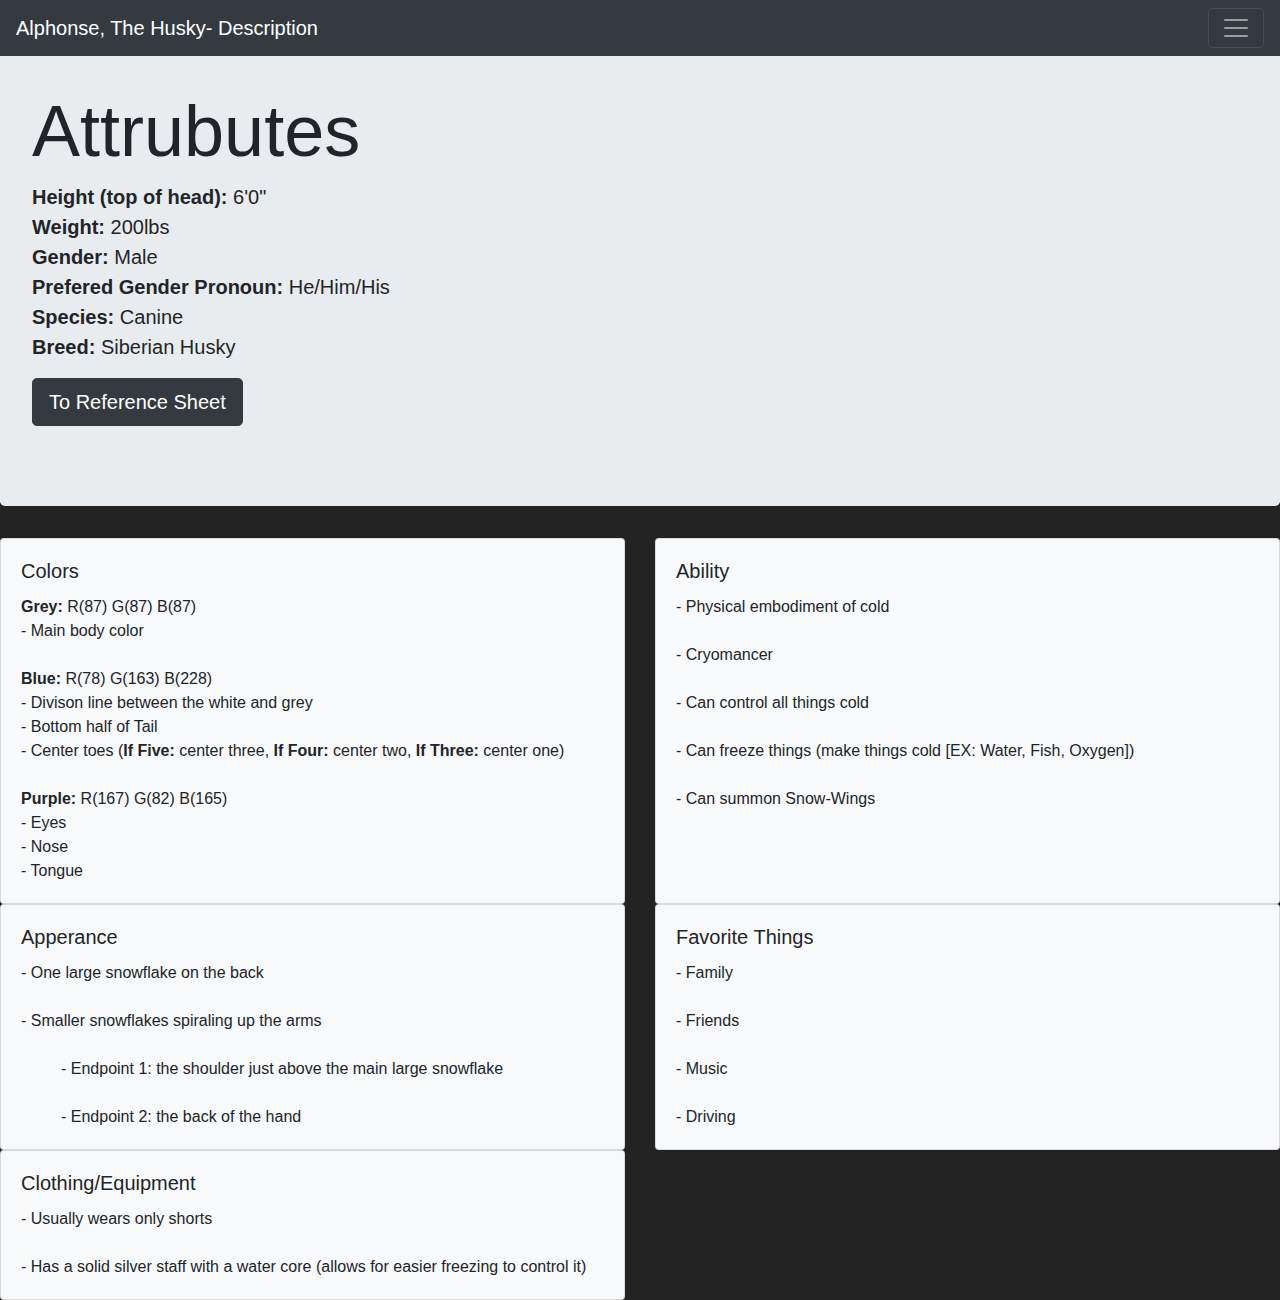
<file: description.html>
<<!doctype html>
<html lang="en">
  <head>
    <title>Description</title>
    <!-- Required meta tags -->
    <meta charset="utf-8">
    <meta name="viewport" content="width=device-width, initial-scale=1, shrink-to-fit=no">
    <link rel='icon' href='./Images/pogAlphonse.png' type='image/x-icon'/ >

    <link rel="stylesheet" type="text/css" href="style.css">

    <!-- Bootstrap CSS -->
    <link rel="stylesheet" href="https://stackpath.bootstrapcdn.com/bootstrap/4.3.1/css/bootstrap.min.css" integrity="sha384-ggOyR0iXCbMQv3Xipma34MD+dH/1fQ784/j6cY/iJTQUOhcWr7x9JvoRxT2MZw1T" crossorigin="anonymous">
  </head>
  <body class="Blackground">

    <nav class="navbar fixed-top navbar-dark bg-dark">
        <a class="navbar-brand" href="description.html">Alphonse, The Husky- Description</a>
        <button class="navbar-toggler" type="button" data-toggle="collapse" data-target="#navbarNav" aria-controls="navbarNav" aria-expanded="false" aria-label="Toggle navigation">
          <span class="navbar-toggler-icon"></span>
        </button>
        <div class="collapse navbar-collapse" id="navbarNav">
          <ul class="navbar-nav">
            <li class="nav-item active">
              <a class="nav-link" href="index.html">Photo Gallery</a>
            </li>
            <li class="nav-item">
              <a class="nav-link" href="description.html">Character Description<span class="sr-only">(current)</span></a>
            </li>
            <li class="nav-item">
              <a class="nav-link" href="biography.html">Character Biography</a>
            </li>
          </ul>
        </div>
      </nav>  

      <div class="jumbotron">
          <h1 class="display-3">Attrubutes</h1>
            <p class="lead">
                <a class="bold">Height (top of head):</a> 6'0"  <br>
                <a class="bold">Weight:</a> 200lbs  <br>
                <a class="bold">Gender:</a> Male  <br>
                <a class="bold">Prefered Gender Pronoun:</a> He/Him/His  <br>
                <a class="bold">Species:</a> Canine  <br>
                <a class="bold">Breed:</a> Siberian Husky  <br>
            </p>
          <p class="lead">
              <a class="btn btn-dark btn-lg" href="./Images/Alphonse_refsheet_by_M4sona.jpg" role="button">To Reference Sheet</a>
          </p>
      </div>

      <div class="row">
        <div class="col-sm-6">
          <div class="card bg-light">
            <div class="card-body">
              <h5 class="card-title">Colors</h5>
              <p class="card-text"> <a class="bold">Grey:</a>    R(87) G(87) B(87) <br>
                - Main body color <br><br>
                <a class="bold">Blue:</a>    R(78) G(163) B(228) <br>
                - Divison line between the white and grey <br>
                - Bottom half of Tail <br>
                - Center toes (<a class="bold">If Five:</a> center three, <a class="bold">If Four:</a> center two, <a class="bold">If Three:</a> center one) <br><br>
                <a class="bold">Purple:</a>  R(167) G(82) B(165) <br>
                - Eyes <br>
                - Nose <br>
                - Tongue</p>
            </div>
          </div>
        </div>
        <div class="col-sm-6">
            <div class="card bg-light">
              <div class="card-body">
                <h5 class="card-title">Ability</h5>
                  <p class="card-text">
                    - Physical embodiment of cold<br><br>
                    - Cryomancer<br><br>
                    - Can control all things cold<br><br>
                    - Can freeze things (make things cold [EX: Water, Fish, Oxygen])<br><br>
                    - Can summon Snow-Wings <br><br><br><br>
                  </p>
              </div>
            </div>
          </div>
        <div class="col-sm-6">
          <div class="card bg-light">
            <div class="card-body">
              <h5 class="card-title">Apperance</h5>
                <p class="card-text">
                    - One large snowflake on the back <br><br>
                    - Smaller snowflakes spiraling up the arms <br><br>
                        <a class="tab">- Endpoint 1: the shoulder just above the main large snowflake</a> <br><br>
                        <a class="tab">- Endpoint 2: the back of the hand</a> 
                </p>
            </div>
          </div>
        </div>
        <div class="col-sm-6">
          <div class="card bg-light">
            <div class="card-body">
              <h5 class="card-title">Favorite Things</h5>
                <p class="card-text">
                  - Family <br><br>
                  - Friends <br><br>
                  - Music <br><br>
                  - Driving
                </p>
            </div>
          </div>
        </div>
          <div class="col-sm-6">
            <div class="card bg-light">
              <div class="card-body">
                <h5 class="card-title">Clothing/Equipment</h5>
                  <p class="card-text">
                    - Usually wears only shorts <br><br>
                    - Has a solid silver staff with a water core (allows for easier freezing to control it)<br>
                  </p>
              </div>
            </div>
          </div>
      </div>


    <!-- Optional JavaScript -->
    <!-- jQuery first, then Popper.js, then Bootstrap JS -->
    <script src="https://code.jquery.com/jquery-3.3.1.slim.min.js" integrity="sha384-q8i/X+965DzO0rT7abK41JStQIAqVgRVzpbzo5smXKp4YfRvH+8abtTE1Pi6jizo" crossorigin="anonymous"></script>
    <script src="https://cdnjs.cloudflare.com/ajax/libs/popper.js/1.14.7/umd/popper.min.js" integrity="sha384-UO2eT0CpHqdSJQ6hJty5KVphtPhzWj9WO1clHTMGa3JDZwrnQq4sF86dIHNDz0W1" crossorigin="anonymous"></script>
    <script src="https://stackpath.bootstrapcdn.com/bootstrap/4.3.1/js/bootstrap.min.js" integrity="sha384-JjSmVgyd0p3pXB1rRibZUAYoIIy6OrQ6VrjIEaFf/nJGzIxFDsf4x0xIM+B07jRM" crossorigin="anonymous"></script>
  </body>
</html>
</file>
<file: style.css>
.refsheet {
    padding-left: 15%;
    height: 85%;
    width: 85%;
}
.bold {
    font-weight: bold;
}

.tab {
    margin-left: 40px;
}

.blackground {
    background-color: rgb(35, 35, 35);
}
</file>
